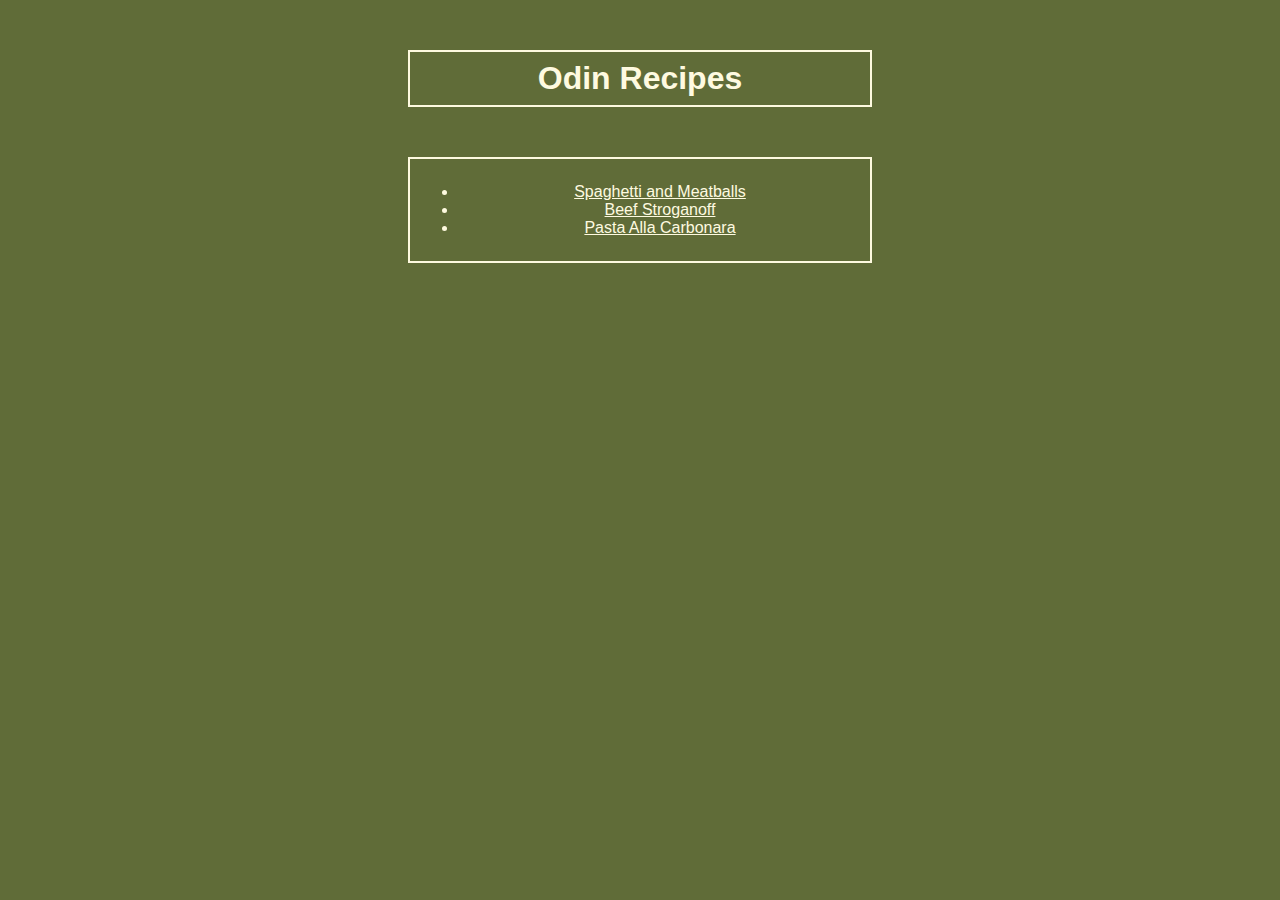
<file: index.html>
<!DOCTYPE html>
<html lang="en">
<head>
    <meta charset="UTF-8">
    <meta http-equiv="X-UA-Compatible" content="IE=edge">
    <meta name="viewport" content="width=device-width, initial-scale=1.0">
    <title>Odin Recipes</title>
    <link rel="stylesheet" href="style.css">
</head>
<body>
    <h1 class="first-one">Odin Recipes</h1>
    <div class="container">
        <ul>
            <li><a href="Recipes/SpaghettiAndMeatballs.html">Spaghetti and Meatballs</a></li>
       
            <li><a href="Recipes/BeefStroganoff.html">Beef Stroganoff</a></li>            
       
            <li><a href="Recipes/Pasta_alla_Carbonara.html">Pasta Alla Carbonara</a></li>
        </ul>
    </div>
    </body>
</html>
</file>
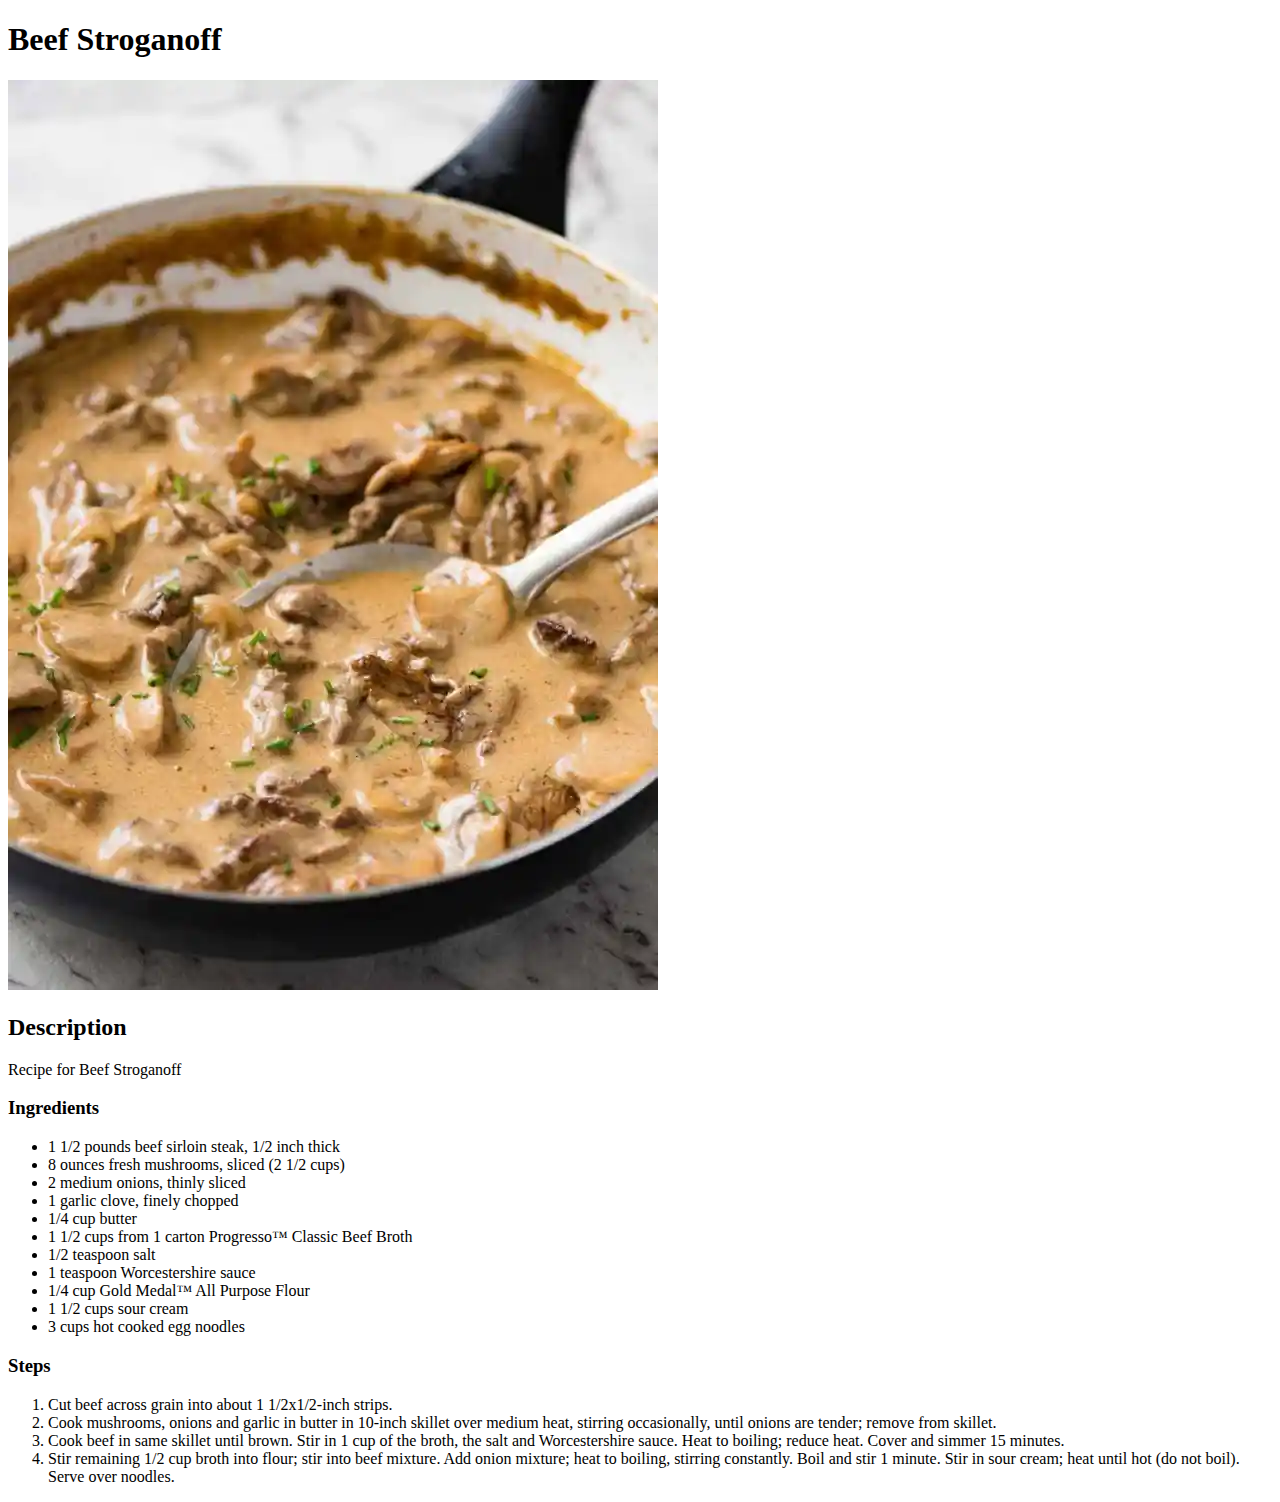
<file: Recipes/BeefStroganoff.html>
<!DOCTYPE html>
<html lang="en">
<head>
    <meta charset="UTF-8">
    <meta http-equiv="X-UA-Compatible" content="IE=edge">
    <meta name="viewport" content="width=device-width, initial-scale=1.0">
    <title>Beef Stroganoff</title>
</head>
<body>
    <h1>Beef Stroganoff</h1>
    <img src="img/Beef-Stroganoff_8-1.webp" alt="Beef Stroganoff">
    <h2>Description</h2>
    <p>Recipe for Beef Stroganoff</p>
    <h3>Ingredients</h3>
    <ul>
        <li> 1 1/2 pounds beef sirloin steak, 1/2 inch thick</li>
        <li> 8 ounces fresh mushrooms, sliced (2 1/2 cups)</li>
        <li> 2 medium onions, thinly sliced </li>
        <li> 1 garlic clove, finely chopped </li>
        <li> 1/4 cup butter </li>
        <li> 1 1/2 cups from 1 carton Progresso™ Classic Beef Broth </li>
        <li> 1/2 teaspoon salt </li>
        <li> 1 teaspoon Worcestershire sauce </li>
        <li> 1/4 cup Gold Medal™ All Purpose Flour </li>
        <li> 1 1/2 cups sour cream </li>
        <li> 3 cups hot cooked egg noodles </li>
    </ul>
    <h3>Steps</h3>
    <ol>
        <li>Cut beef across grain into about 1 1/2x1/2-inch strips. </li>
        <li>Cook mushrooms, onions and garlic in butter in 10-inch skillet over medium heat, stirring occasionally, until onions are tender; remove from skillet. </li>
        <li>Cook beef in same skillet until brown. Stir in 1 cup of the broth, the salt and Worcestershire sauce. Heat to boiling; reduce heat. Cover and simmer 15 minutes. </li>
        <li>Stir remaining 1/2 cup broth into flour; stir into beef mixture. Add onion mixture; heat to boiling, stirring constantly. Boil and stir 1 minute. Stir in sour cream; heat until hot (do not boil). Serve over noodles. </li>
    </ol>
</body>
</html>
</file>
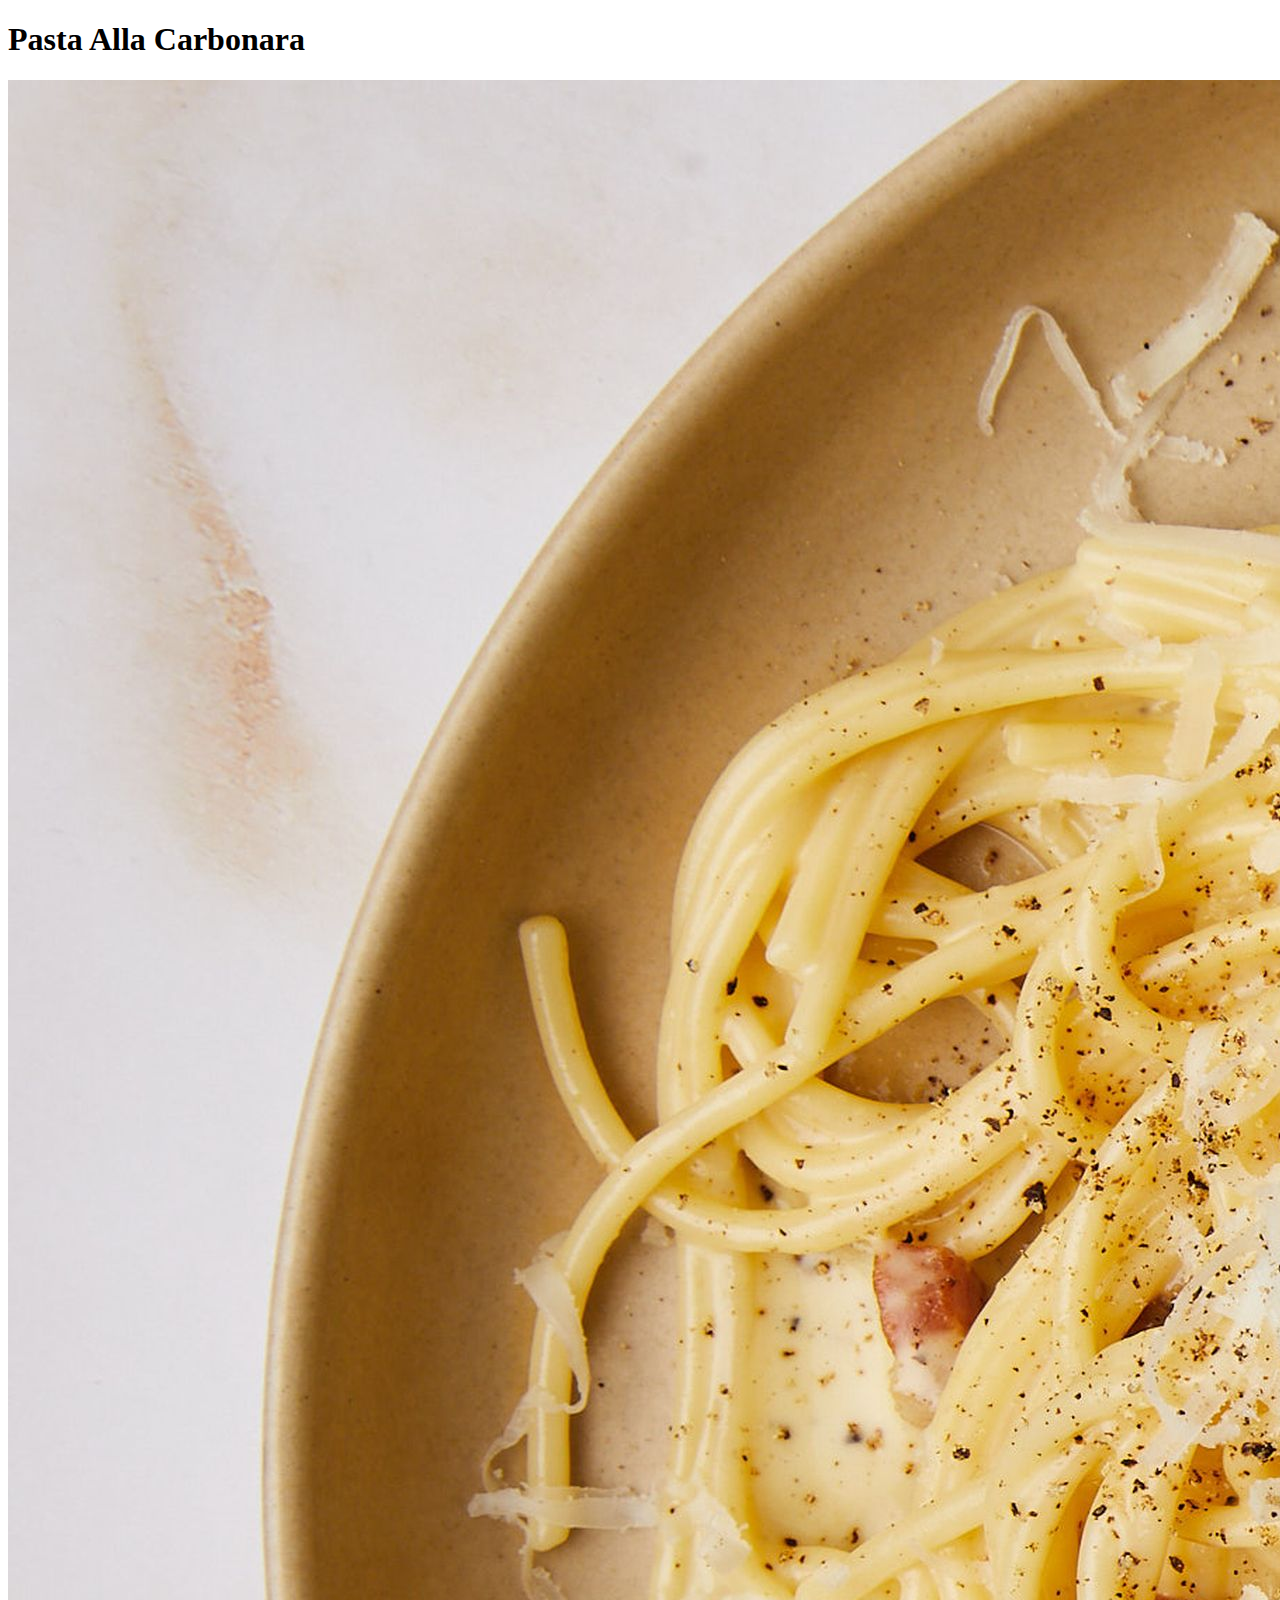
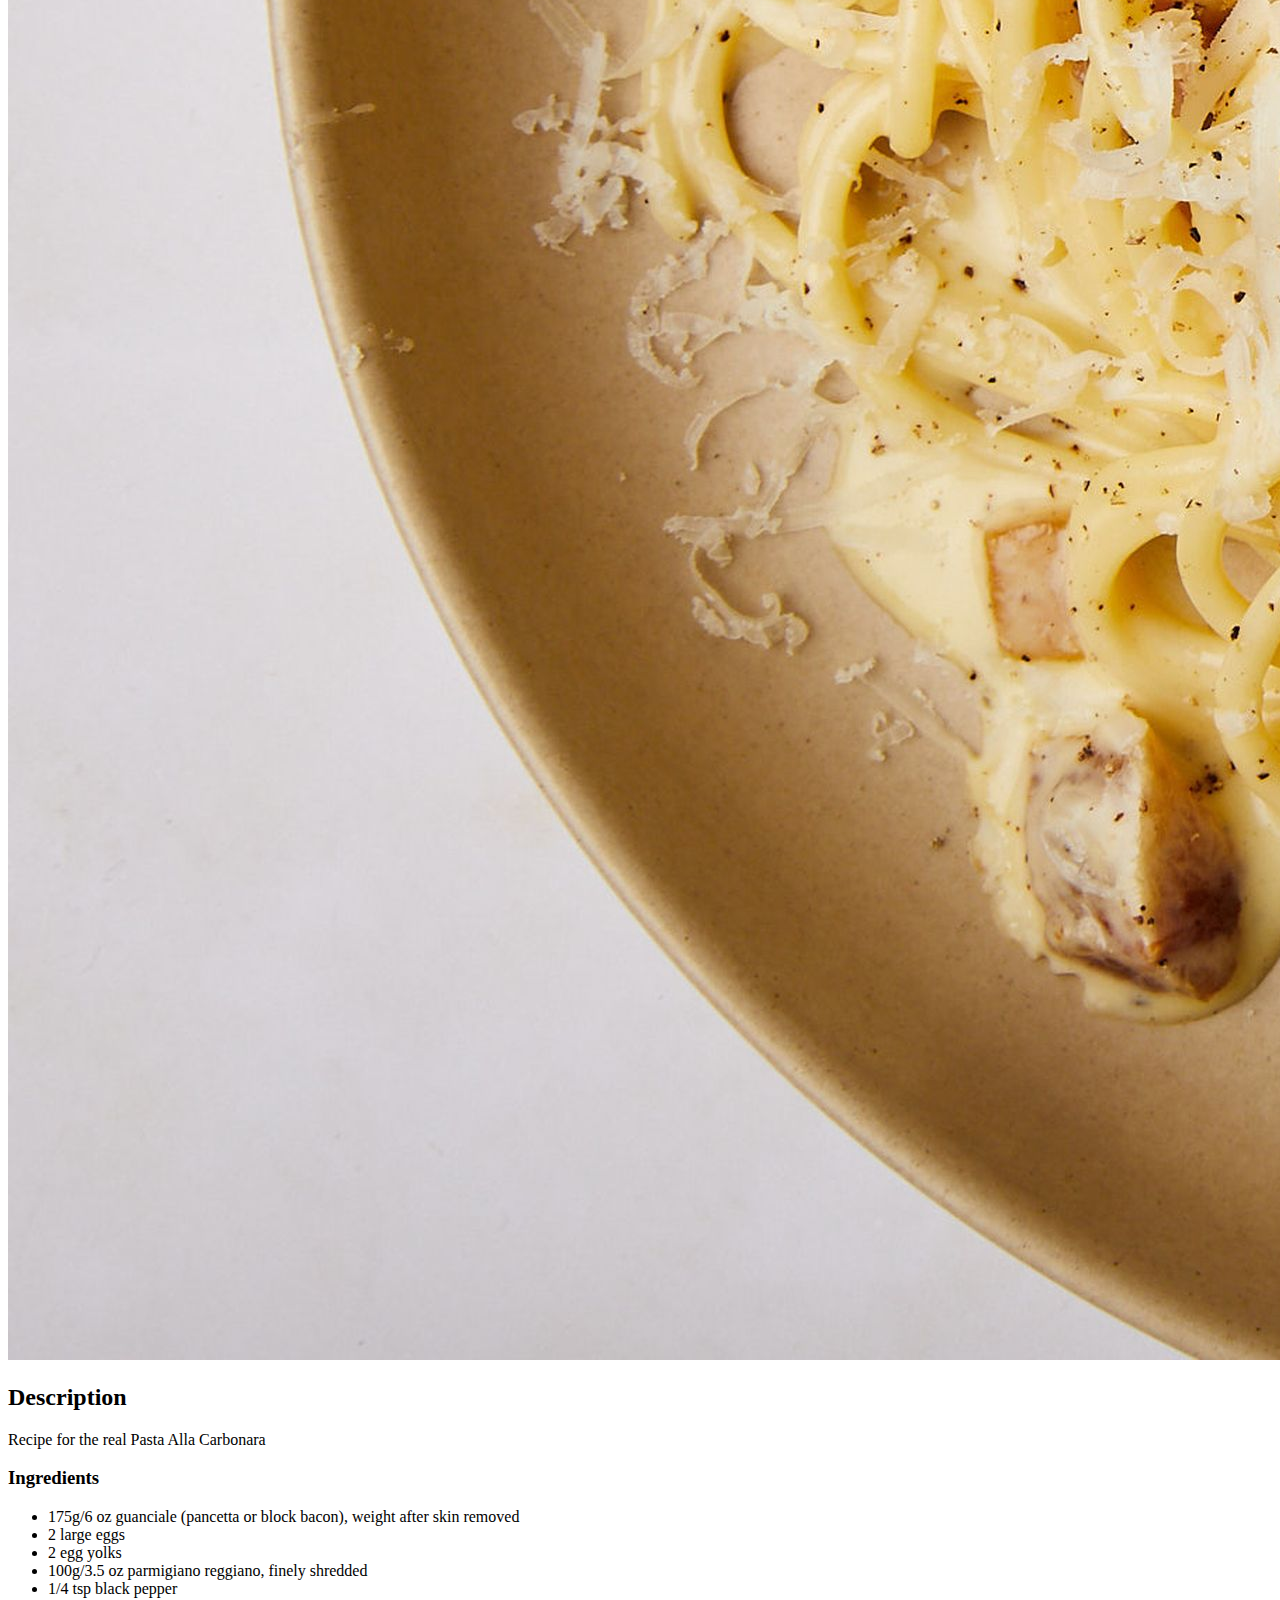
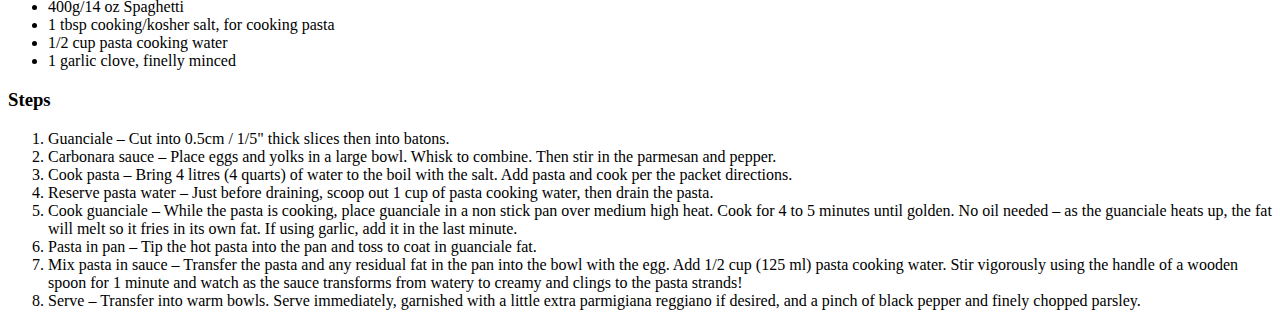
<file: Recipes/Pasta_alla_Carbonara.html>
<!DOCTYPE html>
<html lang="en">
<head>
    <meta charset="UTF-8">
    <meta http-equiv="X-UA-Compatible" content="IE=edge">
    <meta name="viewport" content="width=device-width, initial-scale=1.0">
    <title>Pasta Alla Carbonara</title>
</head>
<body>
    <h1>Pasta Alla Carbonara</h1>
    <img src="img/R2568-photo-final-_0.jpg" alt="Pasta Alla Carbonara">
    <h2>Description</h2>
    <p>Recipe for the real Pasta Alla Carbonara</p>
    <h3>Ingredients</h3>
    <ul>
        <li>175g/6 oz guanciale (pancetta or block bacon), weight after skin removed</li>
        <li>2 large eggs</li>
        <li>2 egg yolks</li>
        <li>100g/3.5 oz parmigiano reggiano, finely shredded</li>
        <li>1/4 tsp black pepper</li>
        <li>400g/14 oz Spaghetti</li>
        <li>1 tbsp cooking/kosher salt, for cooking pasta</li>
        <li>1/2 cup pasta cooking water</li>
        <li>1 garlic clove, finelly minced</li>
    </ul>
    <h3>Steps</h3>
    <ol>
        <li>Guanciale – Cut into 0.5cm / 1/5" thick slices then into batons.</li>
        <li>Carbonara sauce – Place eggs and yolks in a large bowl. Whisk to combine. Then stir in the parmesan and pepper.</li>
        <li>Cook pasta – Bring 4 litres (4 quarts) of water to the boil with the salt. Add pasta and cook per the packet directions.</li>
        <li>Reserve pasta water – Just before draining, scoop out 1 cup of pasta cooking water, then drain the pasta.</li>
        <li>Cook guanciale – While the pasta is cooking, place guanciale in a non stick pan over medium high heat. Cook for 4 to 5 minutes until golden. No oil needed – as the guanciale heats up, the fat will melt so it fries in its own fat. If using garlic, add it in the last minute.</li>
        <li>Pasta in pan – Tip the hot pasta into the pan and toss to coat in guanciale fat.</li>
        <li>Mix pasta in sauce – Transfer the pasta and any residual fat in the pan into the bowl with the egg. Add 1/2 cup (125 ml) pasta cooking water. Stir vigorously using the handle of a wooden spoon for 1 minute and watch as the sauce transforms from watery to creamy and clings to the pasta strands!</li>
        <li>Serve – Transfer into warm bowls. Serve immediately, garnished with a little extra parmigiana reggiano if desired, and a pinch of black pepper and finely chopped parsley.</li>
    </ol>
</body>
</html>
</file>
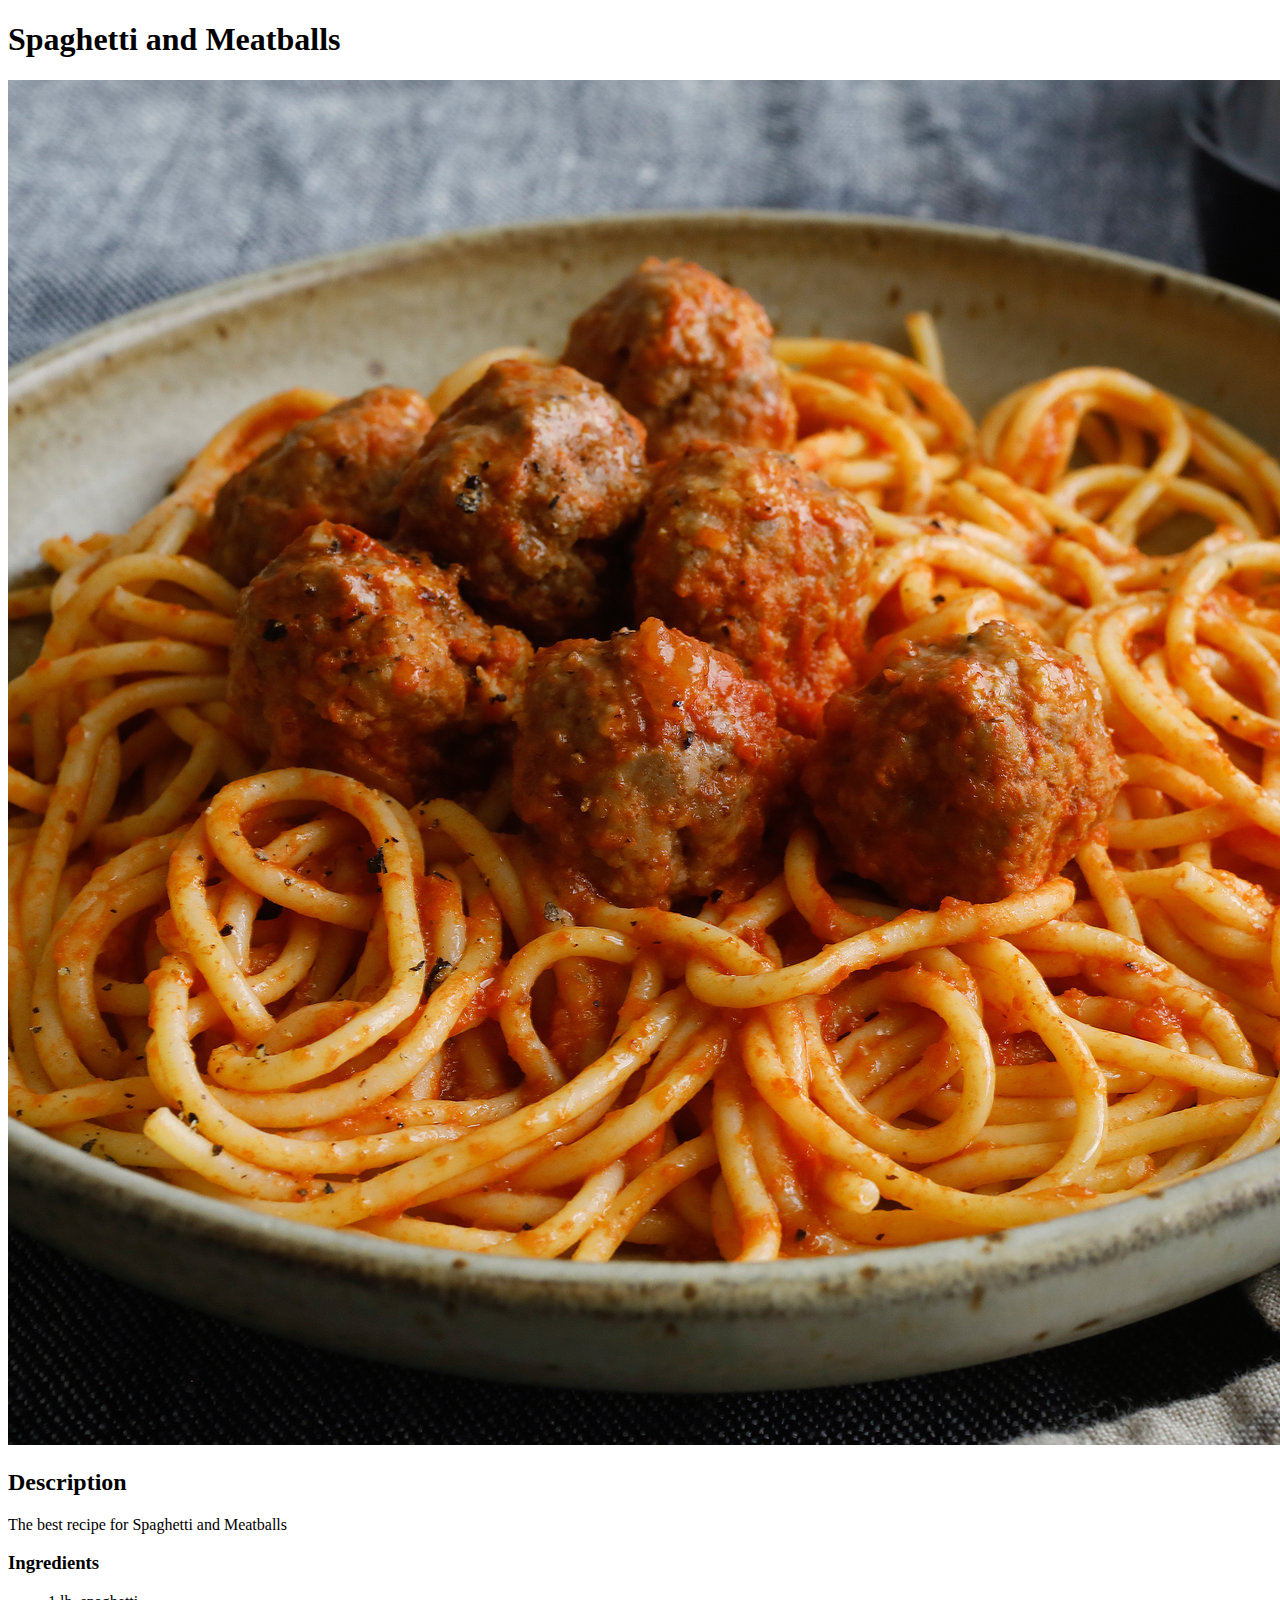
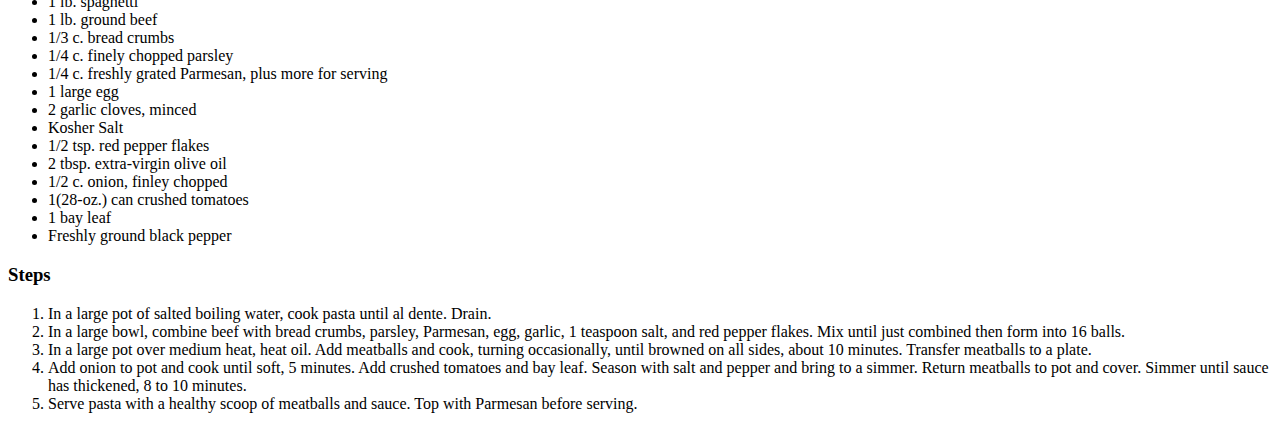
<file: Recipes/SpaghettiAndMeatballs.html>
<!DOCTYPE html>
<html lang="en">
<head>
    <meta charset="UTF-8">
    <meta http-equiv="X-UA-Compatible" content="IE=edge">
    <meta name="viewport" content="width=device-width, initial-scale=1.0">
    <title>Spaghetti and Meatballs</title>
</head>
<body>
    <h1>Spaghetti and Meatballs</h1>
    <img src="img/05COOKING-NIGMEATBALLS2-superJumbo.jpg" alt="Spaghetti And Meatballs">
    <h2>Description</h2>
    <p>The best recipe for Spaghetti and Meatballs</p>
    <h3>Ingredients</h3>
    <ul>
        <li>1 lb. spaghetti</li>
        <li>1 lb. ground beef</li>
        <li>1/3 c. bread crumbs</li>
        <li>1/4 c. finely chopped parsley</li>
        <li>1/4 c. freshly grated Parmesan, plus more for serving</li>
        <li>1 large egg</li>
        <li>2 garlic cloves, minced</li>
        <li>Kosher Salt</li>
        <li>1/2 tsp. red pepper flakes</li>
        <li>2 tbsp. extra-virgin olive oil</li>
        <li>1/2 c. onion, finley chopped</li>
        <li>1(28-oz.) can crushed tomatoes</li>
        <li>1 bay leaf</li>
        <li>Freshly ground black pepper</li>
    </ul>
    <h3>Steps</h3>
    <ol>
        <li>In a large pot of salted boiling water, cook pasta until al dente. Drain.</li>
        <li>In a large bowl, combine beef with bread crumbs, parsley, Parmesan, egg, garlic, 1 teaspoon salt, and red pepper flakes. Mix until just combined then form into 16 balls.</li>
        <li>In a large pot over medium heat, heat oil. Add meatballs and cook, turning occasionally, until browned on all sides, about 10 minutes. Transfer meatballs to a plate.</li>
        <li>Add onion to pot and cook until soft, 5 minutes. Add crushed tomatoes and bay leaf. Season with salt and pepper and bring to a simmer. Return meatballs to pot and cover. Simmer until sauce has thickened, 8 to 10 minutes.</li>
        <li>Serve pasta with a healthy scoop of meatballs and sauce. Top with Parmesan before serving.</li>
    </ol>
</body>
</html>
</file>
<file: style.css>
* {
    font-family: 'Segoe UI', Tahoma, "Geneva", Verdana, sans-serif;
    color: #fefae0;
    text-align: center;
    background-color: #606c38;
}


.container,
 .first-one {
    background-color: #606c38;
    border: medium solid #fefae0;
    margin: 50px 400px;
    padding: 8px;
    border-width: 2px;
    
}
</file>
